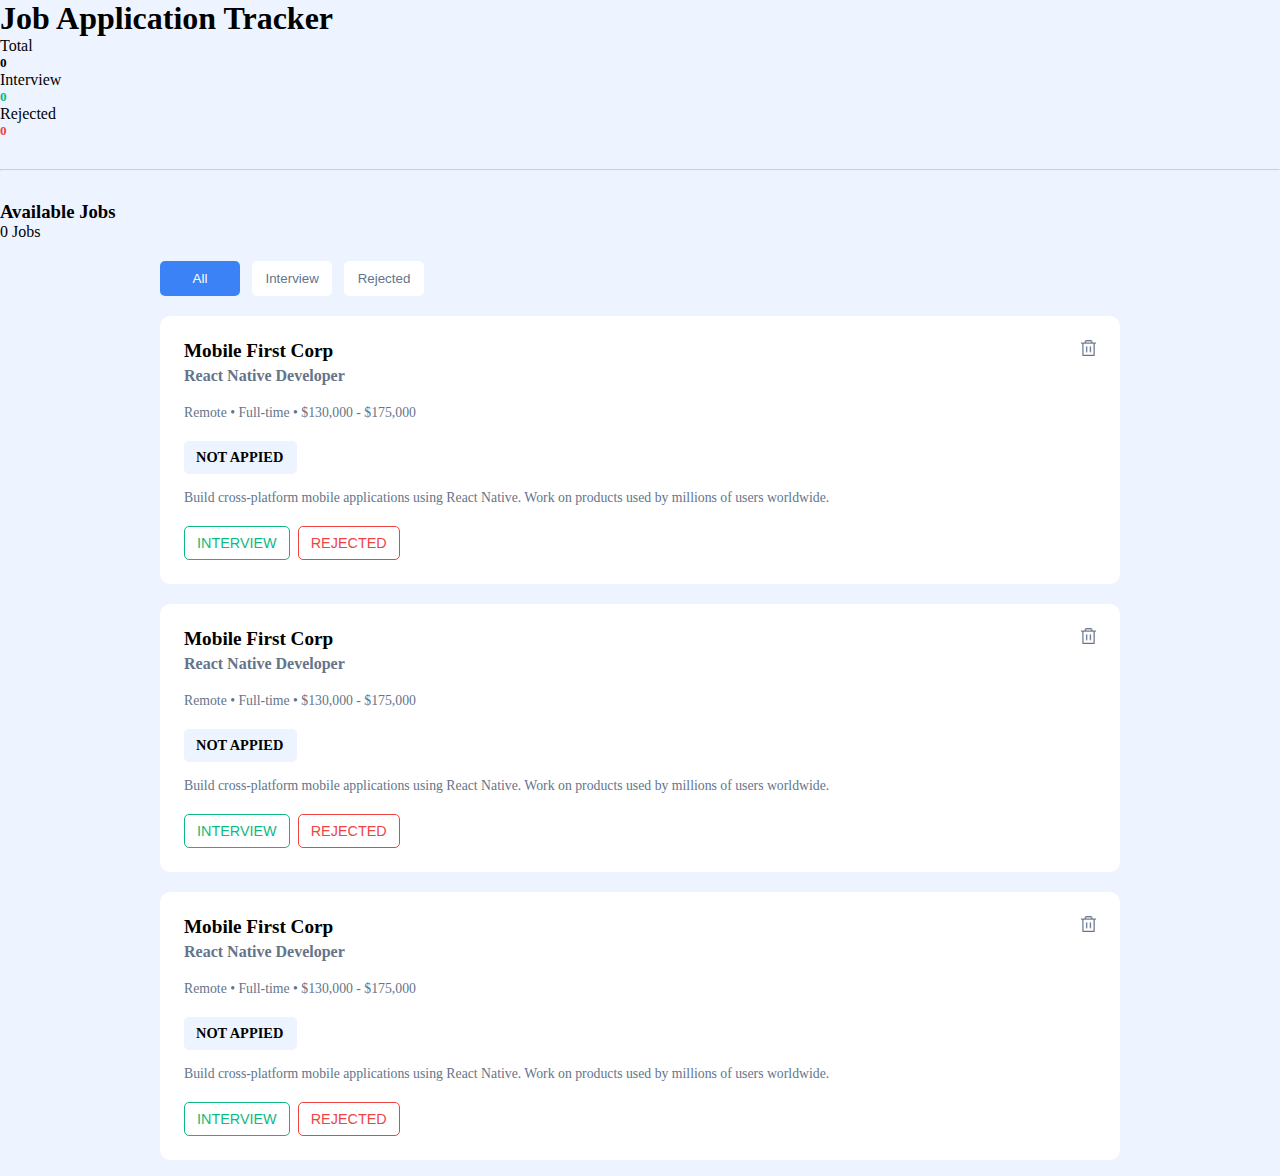
<file: index.html>
<!DOCTYPE html>
<html lang="en">
<head>
    <meta charset="UTF-8">
    <meta name="viewport" content="width=device-width, initial-scale=1.0">
    <title>Job Tracker</title>

    <link rel="stylesheet" href="styles/jobCard.css">
    <link rel="stylesheet" href="styles/style.css">
</head>
<body>
    <!-- DeshBoard -->
    
    <section class="desh-board">
        <h1> Job Application Tracker</h1>
        <div class="desh-card-container">
            <div class="desh-card">
                <p>Total</p>
                <h5 id="total-counter">0</h5>
            </div>
            <div class="desh-card">
                <p>Interview</p>
                <h5 id="interview-counter" style="color: #10B981;">0</h5>
            </div>
            <div class="desh-card">
                <p >Rejected</p>
                <h5 id="rejected-counter" style="color: #EF4444">0</h5>
            </div>
        </div>
        <hr style="margin: 30px 0; opacity: 0.4;">
    </section>

    <!-- Avaliavle Section -->
    <section id="available-jobs">
        <h3>Available Jobs</h3>
        <p>
            <span id="inter-reject-display" class="none">
                <span id="intrej-display">0</span>
                <span>of</span>
            </span>
            <span id="available">0</span> Jobs</p>
    </section>

    <section id="btn-section" class="btn-section">
        <button id="all-btn" class="btn blue"  onclick="alll()">All</button>
        <button id="interview-btn" class="btn" onclick="interview()">Interview</button>
        <button id="rejected-btn" class="btn" onclick="rejected()">Rejected</button>
    </section>

    <section id="job-cards-section">
    </section>

    <section id="no-job" class="no-job-container none">
        <div class="no-job">
            <img src="resourses/jobs.png" alt="">
            <h2>No jobs available</h2>
            <p>Check back soon for new job opportunities</p>
        </div>
    </section>



    <script src="scripts/script.js"></script>
</body>
</html>
</file>
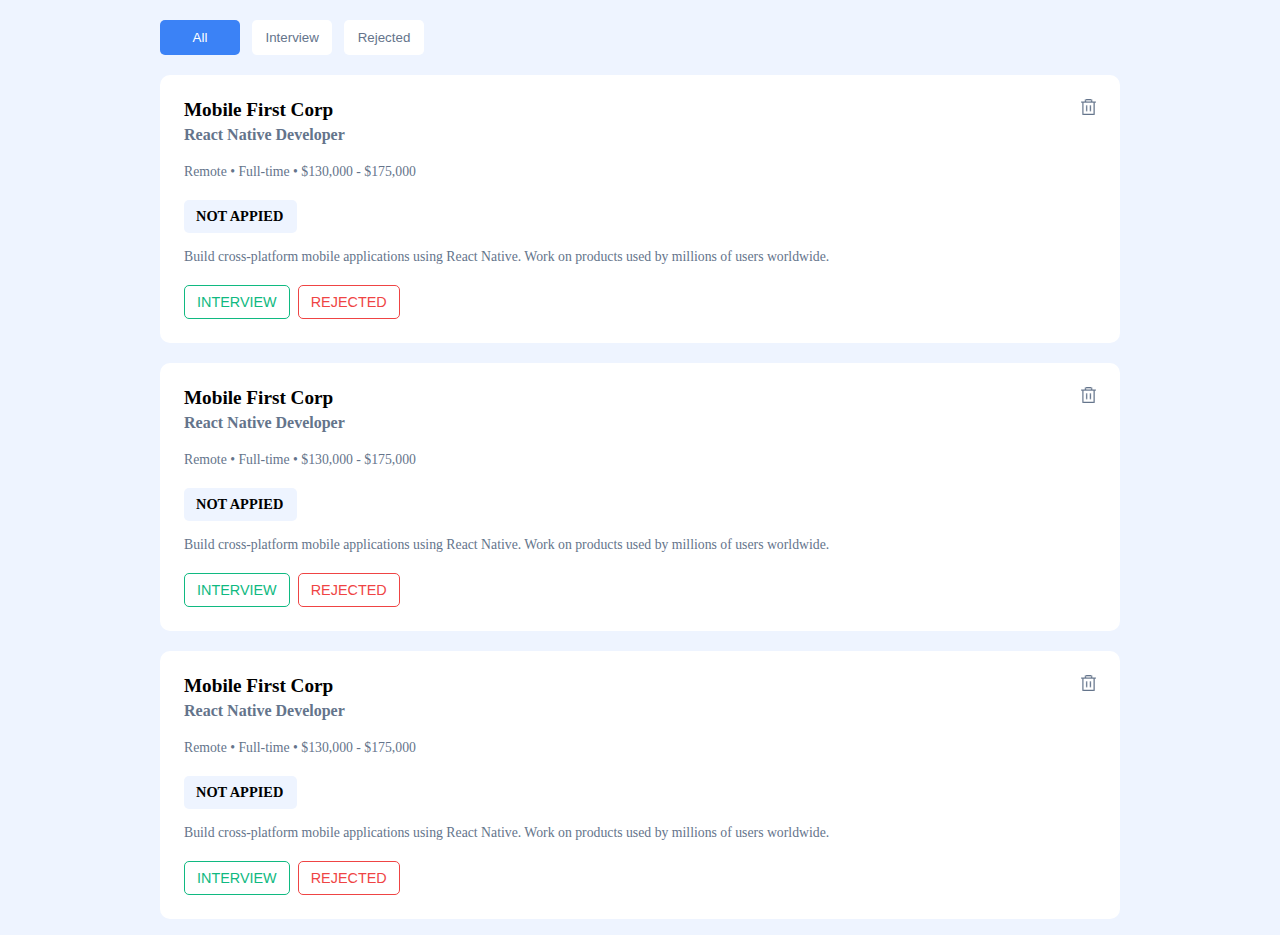
<file: indes.html>
<!DOCTYPE html>
<html lang="en">
<head>
    <meta charset="UTF-8">
    <meta name="viewport" content="width=device-width, initial-scale=1.0">
    <title>Job Tracker</title>

    <link rel="stylesheet" href="styles/jobCard.css">
    <link rel="stylesheet" href="styles/style.css">
</head>
<body>

    <section class="btn-section">
        <button class="btn blue">All</button>
        <button class="btn">Interview</button>
        <button class="btn">Rejected</button>
    </section>

    <section id="job-cards-section">
    </section>



    <script src="scripts/script.js"></script>
</body>
</html>
</file>
<file: styles/jobCard.css>
.job-card{
    width: 75%;
    margin: 20px auto;
    padding: 24px;
    background-color: #FFFFFF;
    border-radius: 10px;
    margin-bottom: 1rem;
}

.card-headline{
    display: flex;
    justify-content: space-between;
}

.card-headline img{
    cursor: pointer;
    width: 15px;
}

.company-name{
    font-size: 1.2rem;
    font-weight: 600;
    margin-bottom: 5px;
}

.job-title{
    color: #64748B;
    font-size: 1rem;
    margin-bottom: 1.25rem;
}

.job-type-salary, .job-description{
    color: #64748B;
    font-size: 0.86rem;
    margin-bottom: 1.25rem;
}

.job-level{
    font-size: 0.9rem;
    font-weight: 600;
    margin-bottom: 1rem;
    padding: 8px 12px;
    background-color: #EEF4FF;
    width: 113px;
    border-radius: 5px;
}

.green-btn, .red-btn{
    color: #10B981;
    background-color: transparent;
    font-size: 0.9rem;
    font-weight: 500;
    padding: 8px 12px;
    border: 1px solid #10B981;
    border-radius: 5px;
    margin-right: 8px;
    cursor: pointer;
}

.red-btn{
    color: #EF4444;
    border: 1px solid #EF4444;
}

.green-btn:hover{
    background-color: #10B981;
    color: white;
}

.red-btn:hover{
    background-color: #EF4444;
    color: white;
}
</file>
<file: styles/style.css>
*{
    margin: 0;
    padding: 0;
    box-sizing: border-box;
}

body{
    background-color: #EEF4FF;
}

.btn-section{
    margin: 20px auto;
    width: 75%;
}



.btn{
    width: 80px;
    color: #64748B;
    padding: 10px 13.5px;
    border-radius: 5px;
    border: none;
    background-color: white;
    margin-right: 0.5rem;
    font-weight: 500;
    cursor: pointer;
}

.btn-section .blue{
    color: white;
    background-color: #3B82F6;
}


/* NO Job section */
.no-job-container{
    background-color: white;
    width: 75%;
    margin:  20px auto;
    border-radius: 10px;
    text-align: center;
}

.no-job{
    width: 60%;
    margin: 0 auto;
    padding: 70px 0;
}

.no-job h2{
    color: #002C5C;
    font-size: 1.5rem;
    margin-top: 1rem;
    margin-bottom: 5px;
}

.no-job p{
    color: #64748B;
}

.none{
    display: none;
}
</file>
